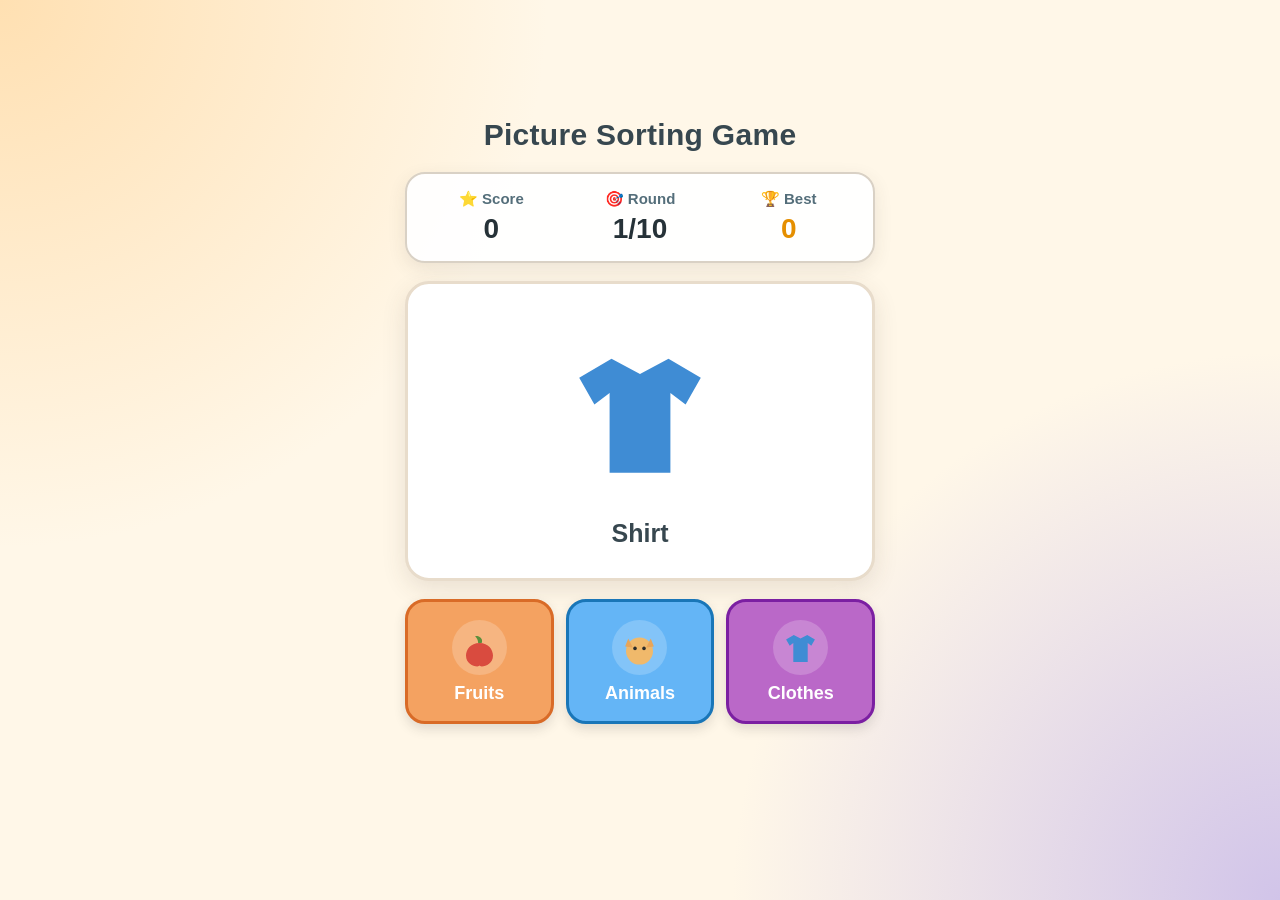
<file: game1/index.html>
<!DOCTYPE html>
<html lang="en">
<head>
  <meta charset="UTF-8" />
  <meta name="viewport" content="width=device-width, initial-scale=1.0" />

  <title>Picture Sorting Game</title>

  <link rel="stylesheet" href="style.css" />
</head>

<body>

  <div class="app">

    <h1>Picture Sorting Game</h1>

    <div id="loading">
      Loading your high score…
    </div>

    <!-- SCORE -->

    <div class="stats">

      <div class="stat">
        <div class="label">⭐ Score</div>
        <div class="value" id="score">0</div>
      </div>

      <div class="stat">
        <div class="label">🎯 Round</div>
        <div class="value" id="round">1/10</div>
      </div>

      <div class="stat">
        <div class="label">🏆 Best</div>
        <div class="value best" id="best">0</div>
      </div>

    </div>


    <!-- PICTURE -->

    <div id="stage">

      <div id="item-icon"></div>

      <div id="item-name"></div>

    </div>


    <!-- CATEGORY BUTTONS -->

    <div class="cats">

      <button
        data-cat="fruit"
        class="catbtn">
      </button>

      <button
        data-cat="animal"
        class="catbtn">
      </button>

      <button
        data-cat="clothes"
        class="catbtn">
      </button>

    </div>


    <!-- FEEDBACK -->

    <div id="feedback"></div>


    <!-- GAME OVER -->

    <div id="gameover">

      <p id="finalline"></p>

      <div
        class="newbest"
        id="newbestline"
        style="display:none;">
        🏆 New high score!
      </div>

      <button
        class="primary"
        id="restart">
        ▶ Play Again
      </button>

    </div>

  </div>

  <script src="script.js"></script>

</body>
</html>
</file>
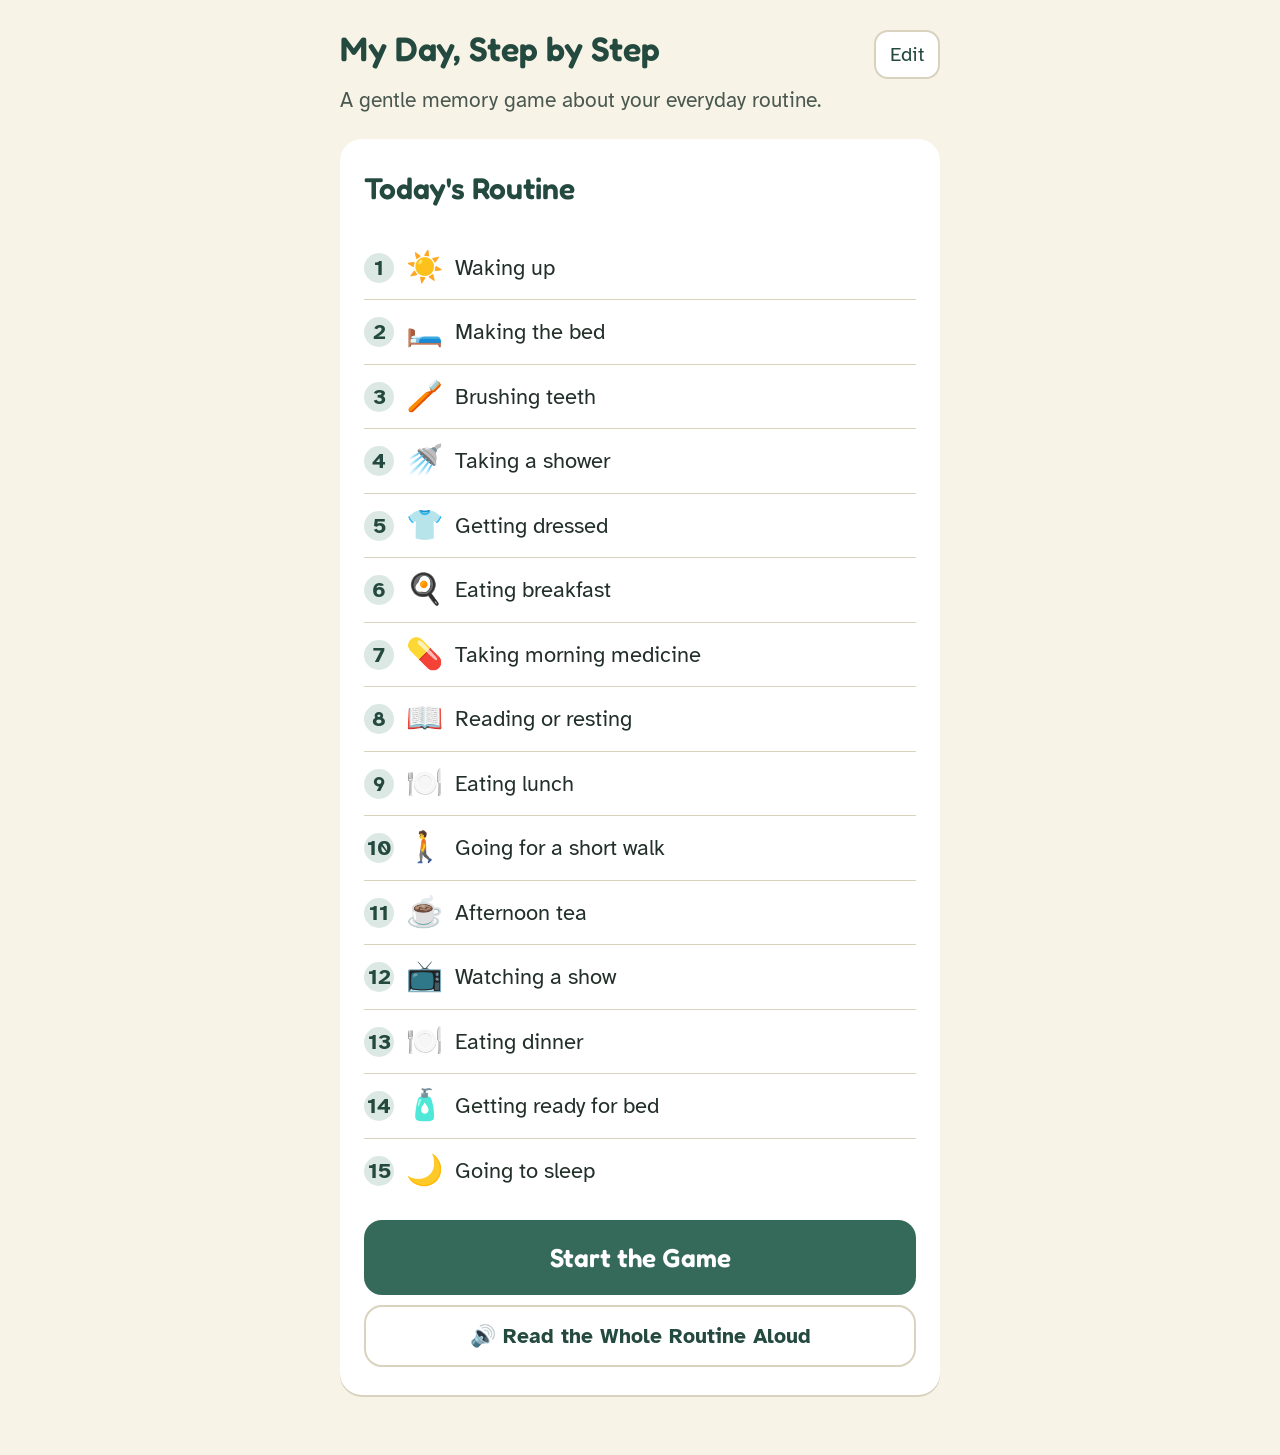
<file: game2/index.html>
<!DOCTYPE html>
<html lang="en">
<head>
  <meta charset="UTF-8">

  <meta
    name="viewport"
    content="width=device-width, initial-scale=1.0, maximum-scale=1.5"
  >

  <title>My Day, Step by Step</title>

  <!-- Google Fonts -->
  <link
    href="https://fonts.googleapis.com/css2?family=Atkinson+Hyperlegible:wght@400;700&family=Fredoka:wght@500;600&display=swap"
    rel="stylesheet"
  >

  <!-- CSS -->
  <link rel="stylesheet" href="style.css">
</head>

<body>

  <div class="wrap">

    <!-- ================= HEADER ================= -->

    <header class="top">

      <h1>My Day, Step by Step</h1>

      <button
        class="icon-btn"
        id="editBtn"
        aria-label="Edit routine"
      >
        Edit
      </button>

    </header>

    <p class="subtitle">
      A gentle memory game about your everyday routine.
    </p>


    <!-- ================= HOME SCREEN ================= -->

    <section id="homeScreen">

      <div class="home-card">

        <h2>Today's Routine</h2>

        <ul
          class="routine-preview"
          id="routinePreview"
        ></ul>


        <!-- Start Game -->

        <button
          class="start-btn"
          id="startBtn"
        >
          Start the Game
        </button>


        <!-- Read Routine -->

        <button
          class="ghost-btn"
          id="listenAllBtn"
        >
          🔊 Read the Whole Routine Aloud
        </button>

      </div>

    </section>


    <!-- ================= GAME SCREEN ================= -->

    <section
      id="gameScreen"
      class="hidden"
    >

      <!-- Progress -->

      <div
        class="progress-row"
        id="progressRow"
      ></div>


      <!-- Current Step -->

      <div class="current-step">

        <span
          class="emoji"
          id="stepEmoji"
        >
          ☀️
        </span>

        <p class="label">
          You just finished:
        </p>

        <p
          class="name"
          id="stepName"
        >
          Waking up
        </p>


        <!-- Read Current Step -->

        <button
          class="speak-btn"
          id="speakStepBtn"
        >
          🔊 Hear this step
        </button>

      </div>


      <!-- Question -->

      <p class="prompt">
        What comes next?
      </p>


      <!-- Answer Options -->

      <div
        class="options"
        id="optionsWrap"
      ></div>


      <!-- Feedback -->

      <p
        class="feedback"
        id="feedback"
        aria-live="polite"
      ></p>


      <!-- Continue -->

      <button
        class="next-btn hidden"
        id="nextBtn"
      >
        Continue
      </button>

    </section>


    <!-- ================= END SCREEN ================= -->

    <section
      id="endScreen"
      class="hidden"
    >

      <div class="end-card">

        <span class="emoji">
          🌙
        </span>

        <h2>
          You finished the whole day!
        </h2>

        <div
          class="stars"
          id="starsDisplay"
        ></div>

        <p id="endMessage">
          Every step you remembered counts.
          Well done.
        </p>


        <!-- Play Again -->

        <button
          class="start-btn"
          id="playAgainBtn"
        >
          Play Again
        </button>


        <!-- Back Home -->

        <button
          class="ghost-btn"
          id="homeFromEndBtn"
        >
          Back to Today's Routine
        </button>

      </div>

    </section>


    <!-- ================= EDIT SCREEN ================= -->

    <section
      id="editScreen"
      class="hidden"
    >

      <button
        class="back-link"
        id="cancelEditBtn"
      >
        ← Back
      </button>

      <h2>
        Edit Today's Routine
      </h2>

      <p class="subtitle">
        Put the steps of the day in order,
        from morning to night.
      </p>


      <!-- Editor rows -->

      <div id="editorList"></div>


      <!-- Add -->

      <button
        class="add-row-btn"
        id="addRowBtn"
      >
        + Add a Step
      </button>


      <!-- Save -->

      <button
        class="save-btn"
        id="saveEditBtn"
      >
        Save Routine
      </button>

    </section>

  </div>


  <!-- JavaScript -->
  <script src="script.js"></script>

</body>
</html>
</file>
<file: game1/style.css>
/* =========================================================
   DEMENTIA-FRIENDLY COLOUR PALETTE
   ========================================================= */

:root {
  --background: #FFF7E8;
  --card: #FFFFFF;

  --text: #263238;
  --text-soft: #546E7A;

  --border: #D9D1C5;

  --fruit: #F4A261;
  --fruit-dark: #D96B27;

  --animal: #64B5F6;
  --animal-dark: #1976B8;

  --clothes: #BA68C8;
  --clothes-dark: #7B1FA2;

  --correct-bg: #E8F5E9;
  --correct-text: #2E7D32;

  --wrong-bg: #FFF3E0;
  --wrong-text: #C62828;

  --gold: #F9A825;
}


/* =========================================================
   GENERAL
   ========================================================= */

* {
  box-sizing: border-box;
}

body {
  margin: 0;
  min-height: 100vh;

  display: flex;
  align-items: center;
  justify-content: center;

  padding: 24px 16px;

  background:
    radial-gradient(
      circle at top left,
      #FFE0B2 0%,
      transparent 35%
    ),
    radial-gradient(
      circle at bottom right,
      #D1C4E9 0%,
      transparent 35%
    ),
    var(--background);

  font-family:
    "Arial Rounded MT Bold",
    "Trebuchet MS",
    Arial,
    sans-serif;

  color: var(--text);
}


/* =========================================================
   MAIN APP
   ========================================================= */

.app {
  width: 100%;
  max-width: 470px;
}


/* =========================================================
   TITLE
   ========================================================= */

h1 {
  margin: 0 0 20px;

  text-align: center;

  font-family:
    "Arial Rounded MT Bold",
    "Trebuchet MS",
    Arial,
    sans-serif;

  font-size: 30px;
  font-weight: 700;

  letter-spacing: 0.3px;

  color: #37474F;
}


/* =========================================================
   LOADING
   ========================================================= */

#loading {
  text-align: center;

  font-size: 16px;

  color: var(--text-soft);

  margin-bottom: 12px;
}


/* =========================================================
   SCORE CARD
   ========================================================= */

.stats {
  display: flex;

  justify-content: space-between;

  background: rgba(255, 255, 255, 0.95);

  border: 2px solid var(--border);

  border-radius: 20px;

  padding: 16px 10px;

  margin-bottom: 18px;

  box-shadow:
    0 6px 18px rgba(70, 60, 50, 0.10);
}

.stat {
  text-align: center;

  flex: 1;
}

.stat .label {
  font-size: 15px;

  font-weight: 600;

  color: var(--text-soft);

  margin-bottom: 5px;
}

.stat .value {
  font-size: 28px;

  font-weight: 700;

  color: var(--text);
}

.stat .value.best {
  color: #E58F00;
}


/* =========================================================
   PICTURE AREA
   ========================================================= */

#stage {
  background: #FFFFFF;

  border: 3px solid #E8DCCB;

  border-radius: 24px;

  padding: 22px 16px 20px;

  margin-bottom: 18px;

  min-height: 300px;

  display: flex;

  flex-direction: column;

  align-items: center;

  justify-content: center;

  gap: 8px;

  box-shadow:
    0 8px 24px rgba(70, 60, 50, 0.12);
}


/* Bigger picture */

#item-icon {
  width: 190px;
  height: 190px;

  display: flex;

  align-items: center;
  justify-content: center;
}

#item-icon svg {
  width: 100%;
  height: 100%;
}


/* Item name */

#item-name {
  font-size: 25px;

  font-weight: 700;

  color: #37474F;

  text-transform: capitalize;

  margin-top: 4px;
}


/* =========================================================
   CATEGORY BUTTONS
   ========================================================= */

.cats {
  display: grid;

  grid-template-columns:
    repeat(3, minmax(0, 1fr));

  gap: 12px;

  margin-bottom: 16px;
}


/* Base button */

.catbtn {
  min-height: 125px;

  display: flex;

  flex-direction: column;

  align-items: center;

  justify-content: center;

  gap: 8px;

  padding: 12px 5px;

  border: 3px solid transparent;

  border-radius: 20px;

  color: #FFFFFF;

  cursor: pointer;

  font-family:
    "Arial Rounded MT Bold",
    "Trebuchet MS",
    Arial,
    sans-serif;

  font-size: 18px;

  font-weight: 700;

  box-shadow:
    0 5px 12px rgba(50, 50, 50, 0.15);

  transition:
    transform 0.15s ease,
    box-shadow 0.15s ease;
}


/* Fruit */

.catbtn[data-cat="fruit"] {
  background: var(--fruit);

  border-color: var(--fruit-dark);
}


/* Animals */

.catbtn[data-cat="animal"] {
  background: var(--animal);

  border-color: var(--animal-dark);
}


/* Clothes */

.catbtn[data-cat="clothes"] {
  background: var(--clothes);

  border-color: var(--clothes-dark);
}


/* Button icons */

.catbtn svg {
  width: 55px;
  height: 55px;

  background: rgba(255, 255, 255, 0.20);

  border-radius: 50%;

  padding: 5px;
}


/* Touch feedback */

.catbtn:hover {
  transform: translateY(-3px);

  box-shadow:
    0 8px 18px rgba(50, 50, 50, 0.20);
}

.catbtn:active {
  transform: scale(0.95);
}


/* Keyboard focus */

.catbtn:focus-visible {
  outline: 4px solid #FFD54F;

  outline-offset: 3px;
}


/* =========================================================
   FEEDBACK
   ========================================================= */

#feedback {
  text-align: center;

  font-size: 20px;

  font-weight: 700;

  min-height: 32px;

  margin-bottom: 10px;

  padding: 6px 10px;

  border-radius: 10px;
}


/* =========================================================
   GAME OVER
   ========================================================= */

#gameover {
  display: none;

  text-align: center;

  background: #FFFFFF;

  border: 3px solid #E8DCCB;

  border-radius: 24px;

  padding: 28px 20px;

  margin-top: 14px;

  box-shadow:
    0 8px 24px rgba(70, 60, 50, 0.12);
}

#gameover p {
  font-size: 25px;

  font-weight: 700;

  margin: 0 0 10px;

  color: #37474F;
}

#gameover .newbest {
  color: #E58F00;

  font-size: 19px;

  font-weight: 700;

  margin-bottom: 18px;
}


/* =========================================================
   PLAY AGAIN BUTTON
   ========================================================= */

button.primary {
  background: #43A047;

  color: #FFFFFF;

  border: 3px solid #2E7D32;

  border-radius: 16px;

  padding: 15px 30px;

  font-family:
    "Arial Rounded MT Bold",
    "Trebuchet MS",
    Arial,
    sans-serif;

  font-size: 19px;

  font-weight: 700;

  cursor: pointer;

  box-shadow:
    0 5px 12px rgba(50, 50, 50, 0.15);

  transition:
    transform 0.15s ease;
}

button.primary:hover {
  transform: translateY(-2px);
}

button.primary:active {
  transform: scale(0.96);
}


/* =========================================================
   SMALLER SCREENS
   ========================================================= */

@media (max-width: 400px) {

  h1 {
    font-size: 25px;
  }

  #stage {
    min-height: 270px;
  }

  #item-icon {
    width: 165px;
    height: 165px;
  }

  #item-name {
    font-size: 22px;
  }

  .catbtn {
    min-height: 110px;

    font-size: 16px;
  }

  .catbtn svg {
    width: 48px;
    height: 48px;
  }
}


/* =========================================================
   REDUCE MOTION
   ========================================================= */

@media (prefers-reduced-motion: reduce) {

  .catbtn,
  button.primary {
    transition: none;
  }
}
</file>
<file: game2/style.css>
/* =========================================================
   COLORS
   ========================================================= */

:root {

  --paper: #F7F3E7;

  --card: #FFFFFF;

  --ink: #23302A;

  --ink-soft: #4A5850;

  --forest: #35695A;

  --forest-dark: #24493E;

  --amber: #D98E3F;

  --amber-soft: #F5E1C0;

  --sky: #DCE8E3;

  --line: #D9D2BF;

  --focus: #1E5FAE;
}


/* =========================================================
   GENERAL
   ========================================================= */

* {
  box-sizing: border-box;
}


html,
body {

  margin: 0;

  padding: 0;

  background: var(--paper);

  color: var(--ink);

  font-family:
    'Atkinson Hyperlegible',
    sans-serif;

  font-size: 20px;

  line-height: 1.45;
}


body {
  min-height: 100vh;
}


h1,
h2,
h3 {

  font-family:
    'Fredoka',
    'Atkinson Hyperlegible',
    sans-serif;

  font-weight: 600;

  color: var(--forest-dark);
}


button {

  font-family: inherit;

  cursor: pointer;
}


button:focus-visible {

  outline:
    3px solid var(--focus);

  outline-offset: 3px;
}


/* =========================================================
   MAIN CONTAINER
   ========================================================= */

.wrap {

  width: 100%;

  max-width: 640px;

  margin: 0 auto;

  padding:
    24px
    20px
    60px;
}


/* =========================================================
   HEADER
   ========================================================= */

header.top {

  display: flex;

  align-items: baseline;

  justify-content: space-between;

  gap: 12px;

  margin-bottom: 6px;
}


header.top h1 {

  font-size: 1.7rem;

  margin: 0;
}


.icon-btn {

  background: var(--card);

  border:
    2px solid
    var(--line);

  border-radius: 14px;

  padding:
    10px
    14px;

  font-size: 1rem;

  color: var(--forest-dark);
}


/* =========================================================
   SUBTITLE
   ========================================================= */

.subtitle {

  color: var(--ink-soft);

  margin:
    0
    0
    24px;

  font-size: 1.05rem;
}


/* =========================================================
   HOME CARD
   ========================================================= */

.home-card {

  background: var(--card);

  border-radius: 22px;

  padding:
    28px
    24px;

  box-shadow:
    0
    2px
    0
    var(--line);
}


.home-card h2 {

  margin-top: 0;
}


/* =========================================================
   START BUTTON
   ========================================================= */

.start-btn {

  display: block;

  width: 100%;

  background: var(--forest);

  color: white;

  border: none;

  border-radius: 18px;

  padding: 22px;

  font-size: 1.3rem;

  font-weight: 600;

  font-family: 'Fredoka', sans-serif;

  margin:
    18px
    0
    10px;
}


.start-btn:hover {

  background: var(--forest-dark);
}


.start-btn:active {

  background: var(--forest-dark);

  transform: scale(0.99);
}


/* =========================================================
   SECONDARY BUTTON
   ========================================================= */

.ghost-btn {

  display: block;

  width: 100%;

  background: transparent;

  color: var(--forest-dark);

  border:
    2px solid
    var(--line);

  border-radius: 18px;

  padding: 16px;

  font-size: 1.05rem;

  font-weight: 600;
}


.ghost-btn:hover {

  background: var(--sky);
}


/* =========================================================
   ROUTINE PREVIEW
   ========================================================= */

.routine-preview {

  list-style: none;

  padding: 0;

  margin:
    18px
    0;
}


.routine-preview li {

  display: flex;

  align-items: center;

  gap: 12px;

  padding: 10px 0;

  border-bottom:
    1px solid
    var(--line);

  font-size: 1.1rem;
}


.routine-preview li:last-child {

  border-bottom: none;
}


.routine-preview .num {

  width: 30px;

  height: 30px;

  border-radius: 50%;

  background: var(--sky);

  color: var(--forest-dark);

  display: flex;

  align-items: center;

  justify-content: center;

  font-weight: 700;

  flex-shrink: 0;
}


/* =========================================================
   EMOJI
   ========================================================= */

.emoji {

  font-size: 1.5rem;
}


/* =========================================================
   GAME PROGRESS
   ========================================================= */

.progress-row {

  display: flex;

  gap: 6px;

  margin:
    4px
    0
    26px;
}


.progress-dot {

  height: 8px;

  flex: 1;

  border-radius: 4px;

  background: var(--line);
}


.progress-dot.done {

  background: var(--forest);
}


.progress-dot.current {

  background: var(--amber);
}


/* =========================================================
   CURRENT STEP
   ========================================================= */

.current-step {

  background: var(--card);

  border-radius: 22px;

  padding:
    26px
    22px;

  text-align: center;

  margin-bottom: 22px;
}


.current-step .emoji {

  font-size: 3rem;

  display: block;

  margin-bottom: 8px;
}


.current-step .label {

  font-size: 0.95rem;

  color: var(--ink-soft);

  margin:
    0
    0
    4px;
}


.current-step .name {

  font-size: 1.5rem;

  margin: 0;
}


/* =========================================================
   SPEAK BUTTON
   ========================================================= */

.speak-btn {

  margin-top: 14px;

  background: var(--sky);

  border: none;

  border-radius: 14px;

  padding:
    10px
    18px;

  font-size: 0.95rem;

  color: var(--forest-dark);

  font-weight: 700;
}


.speak-btn:hover {

  background: #cbded7;
}


/* =========================================================
   QUESTION
   ========================================================= */

.prompt {

  text-align: center;

  font-size: 1.15rem;

  margin:
    0
    0
    18px;

  font-weight: 700;
}


/* =========================================================
   OPTIONS
   ========================================================= */

.options {

  display: grid;

  gap: 14px;
}


.option-btn {

  display: flex;

  align-items: center;

  gap: 16px;

  background: var(--card);

  border:
    3px solid
    var(--line);

  border-radius: 20px;

  padding: 18px;

  text-align: left;

  font-size: 1.2rem;

  color: var(--ink);

  min-height: 76px;
}


.option-btn .emoji {

  font-size: 2rem;
}


.option-btn:hover {

  border-color: var(--forest);
}


.option-btn:active {

  transform: scale(0.99);
}


/* Correct answer */

.option-btn.correct {

  border-color: var(--forest);

  background: #EAF3EE;
}


/* Gentle correction */

.option-btn.gentle-nudge {

  border-color: var(--amber);

  background: var(--amber-soft);
}


.option-btn:disabled {

  opacity: 1;

  cursor: default;
}


/* =========================================================
   FEEDBACK
   ========================================================= */

.feedback {

  min-height: 34px;

  text-align: center;

  font-size: 1.1rem;

  font-weight: 700;

  margin-top: 18px;

  color: var(--forest-dark);
}


/* =========================================================
   NEXT BUTTON
   ========================================================= */

.next-btn {

  display: block;

  margin:
    18px
    auto
    0;

  background: var(--forest);

  color: white;

  border: none;

  border-radius: 16px;

  padding:
    16px
    34px;

  font-size: 1.1rem;

  font-weight: 700;

  font-family: 'Fredoka', sans-serif;
}


/* =========================================================
   END SCREEN
   ========================================================= */

.end-card {

  background: var(--card);

  border-radius: 22px;

  padding:
    32px
    24px;

  text-align: center;
}


.end-card .emoji {

  font-size: 3.2rem;

  display: block;

  margin-bottom: 10px;
}


.stars {

  font-size: 1.8rem;

  letter-spacing: 6px;

  margin:
    10px
    0
    18px;
}


/* =========================================================
   EDITOR
   ========================================================= */

.editor-row {

  display: flex;

  gap: 10px;

  align-items: center;

  background: var(--card);

  border:
    2px solid
    var(--line);

  border-radius: 16px;

  padding: 12px;

  margin-bottom: 10px;
}


.editor-row select {

  font-size: 1.6rem;

  border: none;

  background: transparent;
}


.editor-row input[type="text"] {

  flex: 1;

  font-family: inherit;

  font-size: 1.05rem;

  border: none;

  background: transparent;

  color: var(--ink);

  min-width: 0;
}


.editor-row input[type="text"]:focus {

  outline: none;
}


.remove-row {

  background: transparent;

  border: none;

  color: #a15b3f;

  font-size: 1.2rem;

  padding:
    4px
    8px;
}


/* =========================================================
   ADD BUTTON
   ========================================================= */

.add-row-btn {

  width: 100%;

  background: var(--sky);

  border: none;

  border-radius: 14px;

  padding: 14px;

  font-size: 1rem;

  font-weight: 700;

  color: var(--forest-dark);

  margin:
    8px
    0
    20px;
}


/* =========================================================
   SAVE BUTTON
   ========================================================= */

.save-btn {

  width: 100%;

  background: var(--forest);

  color: white;

  border: none;

  border-radius: 16px;

  padding: 16px;

  font-size: 1.1rem;

  font-weight: 700;

  font-family: 'Fredoka', sans-serif;
}


/* =========================================================
   BACK BUTTON
   ========================================================= */

.back-link {

  background: none;

  border: none;

  color: var(--forest-dark);

  font-size: 1rem;

  font-weight: 700;

  padding:
    6px
    0;

  margin-bottom: 10px;
}


/* =========================================================
   HIDDEN
   ========================================================= */

.hidden {

  display: none !important;
}


/* =========================================================
   MOBILE
   ========================================================= */

@media (max-width: 480px) {

  html,
  body {

    font-size: 18px;
  }

  .wrap {

    padding:
      18px
      14px
      40px;
  }

  header.top h1 {

    font-size: 1.45rem;
  }

  .home-card {

    padding:
      22px
      18px;
  }

  .option-btn {

    font-size: 1.05rem;

    padding: 15px;
  }

}
</file>
